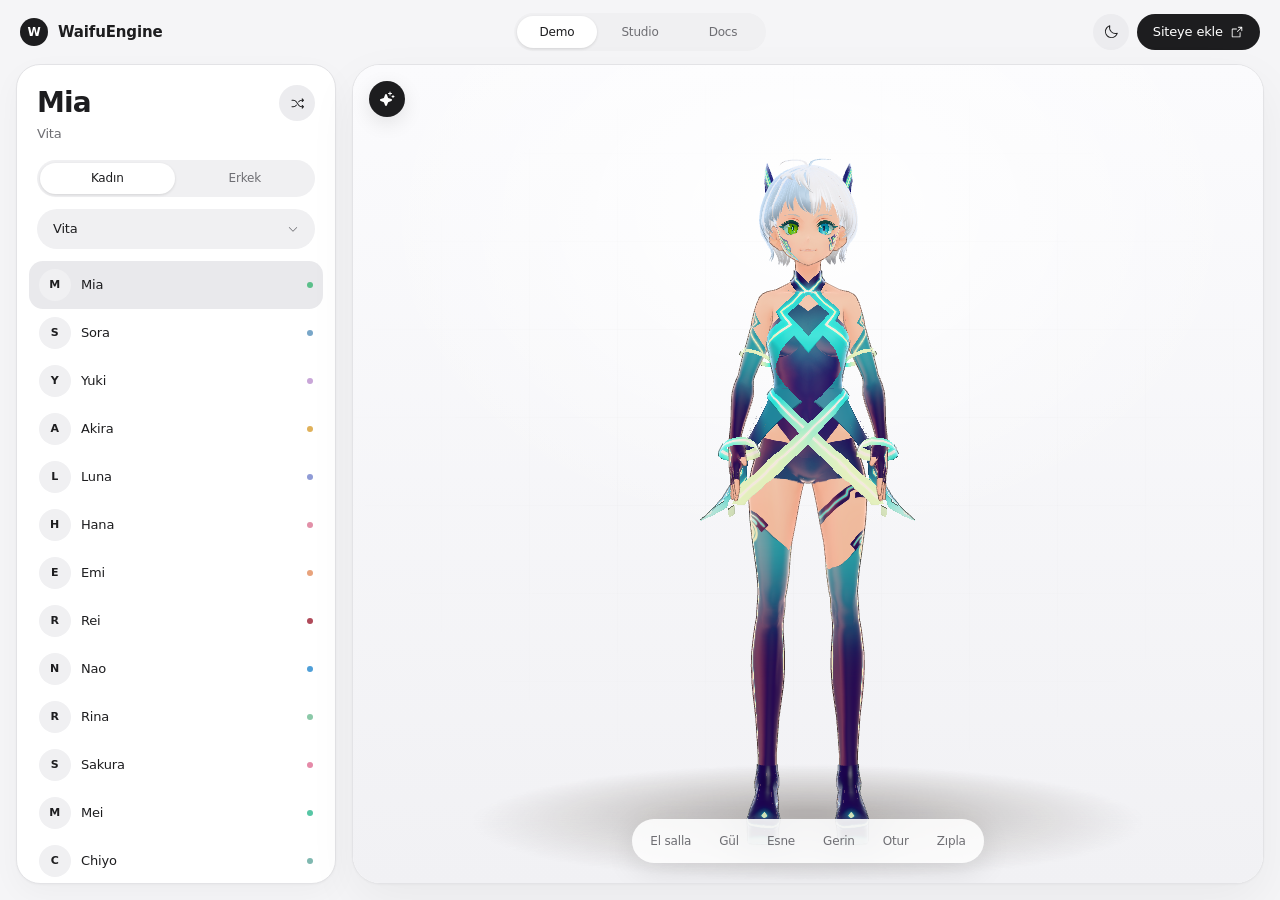
<file: index.html>
<!doctype html>
<html lang="tr">
  <head>
    <meta charset="UTF-8" />
    <link rel="icon" href="data:image/svg+xml,%3Csvg xmlns='http://www.w3.org/2000/svg' viewBox='0 0 64 64'%3E%3Crect width='64' height='64' rx='32' fill='%231d1d1f'/%3E%3Ctext x='32' y='43' font-family='system-ui' font-size='30' font-weight='600' fill='white' text-anchor='middle'%3EW%3C/text%3E%3C/svg%3E" />
    <meta name="viewport" content="width=device-width, initial-scale=1.0, viewport-fit=cover" />
    <meta name="theme-color" content="#f5f5f7" />
    <meta name="description" content="WaifuEngine — tek tıkla gömülen, tarayıcıda özelleştirilebilen 3D anime karakter motoru." />
    <title>WaifuEngine</title>
    <script>
      try {
        var theme = localStorage.getItem('waifu.theme');
        if (!theme) theme = matchMedia('(prefers-color-scheme: dark)').matches ? 'dark' : 'light';
        if (theme === 'dark') document.documentElement.classList.add('dark');
        var meta = document.querySelector('meta[name="theme-color"]');
        if (meta) meta.setAttribute('content', theme === 'dark' ? '#101012' : '#f5f5f7');
      } catch (error) {}
    </script>
    <script type="module" crossorigin src="/assets/main-De_W2Md5.js"></script>
    <link rel="modulepreload" crossorigin href="/assets/modulepreload-polyfill-B5Qt9EMX.js">
    <link rel="modulepreload" crossorigin href="/assets/WaifuStage-DqeSG8QC.js">
    <link rel="modulepreload" crossorigin href="/assets/theme-B0A8eHzX.js">
    <link rel="modulepreload" crossorigin href="/assets/useTheme-39Shbw03.js">
    <link rel="stylesheet" crossorigin href="/assets/theme-MHO6E56B.css">
  </head>
  <body>
    <div id="root"></div>
  </body>
</html>
</file>
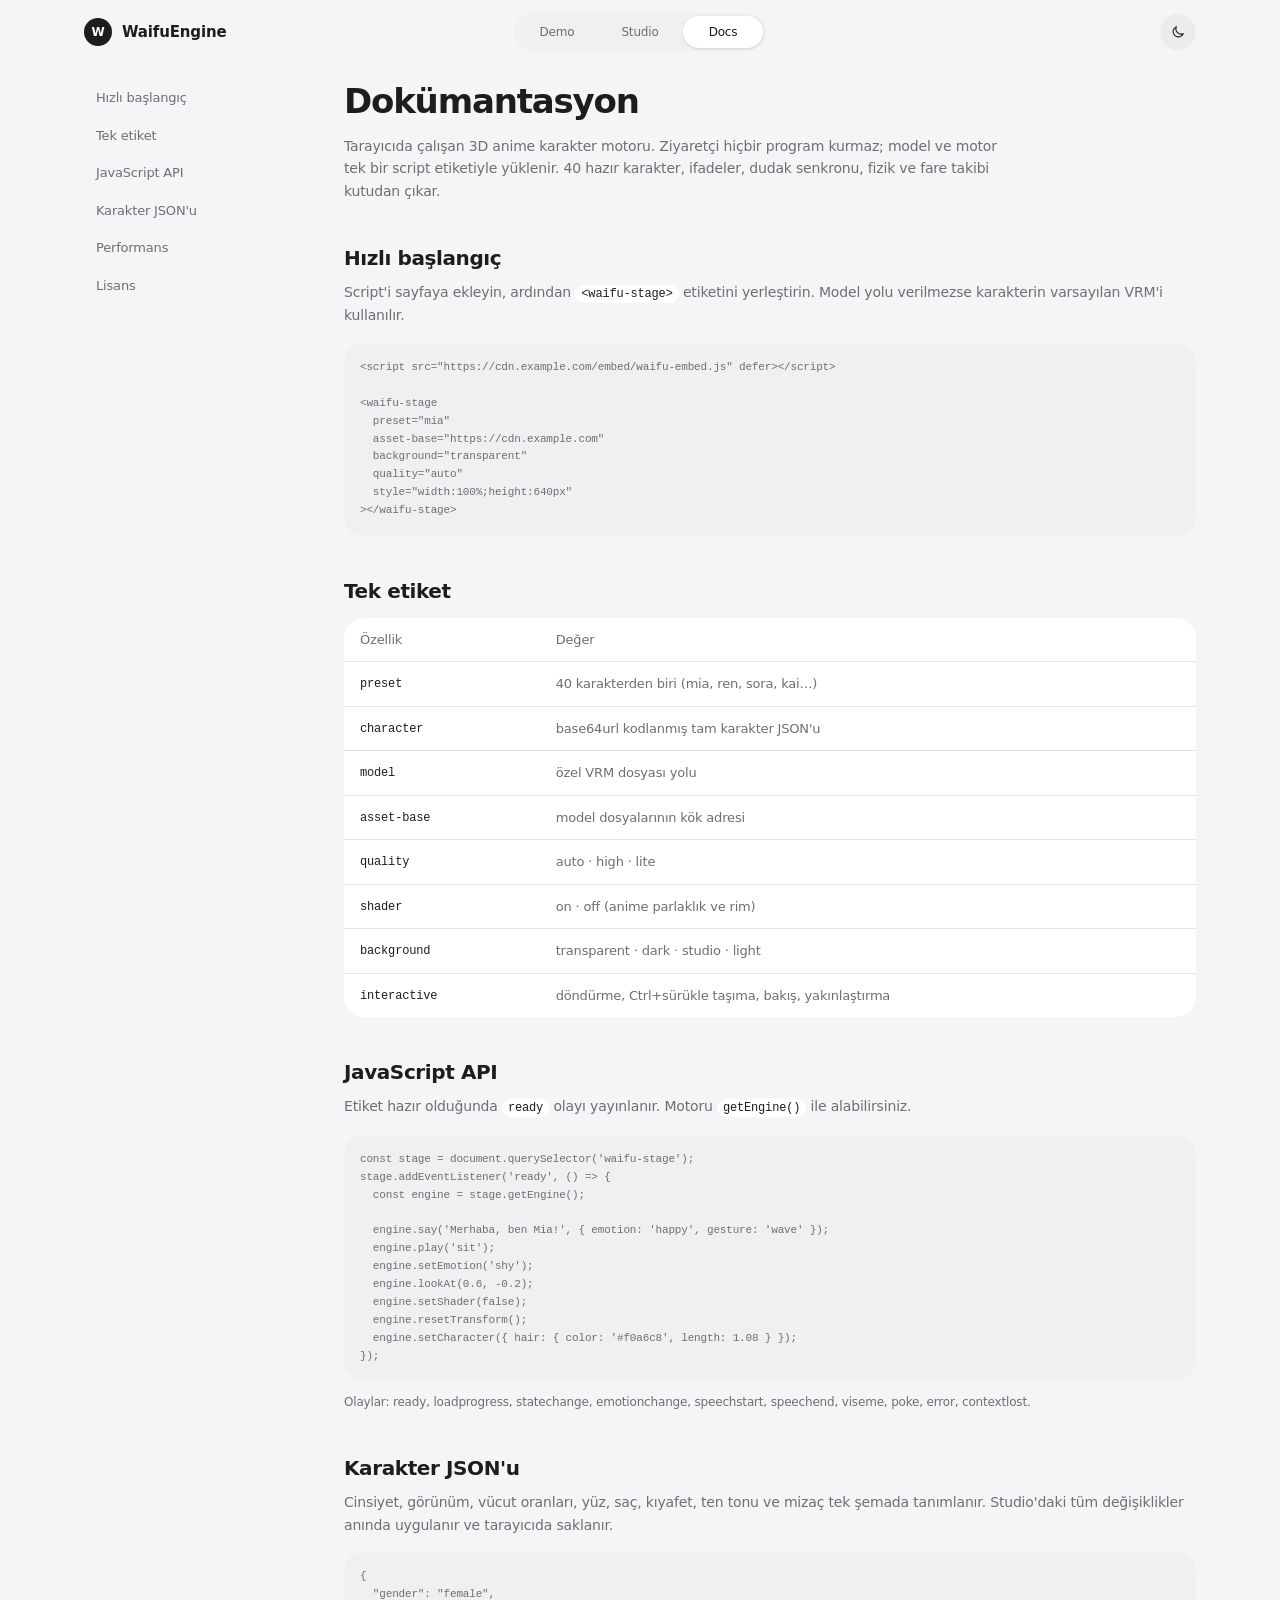
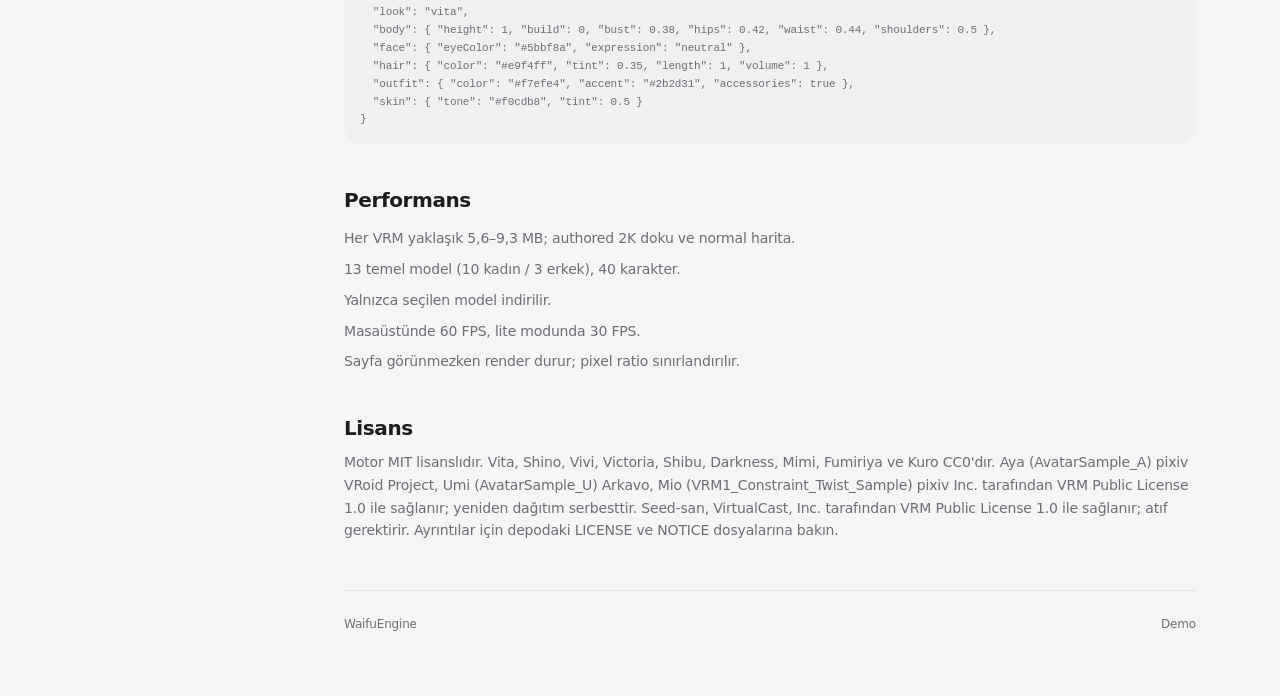
<file: docs.html>
<!doctype html>
<html lang="tr">
  <head>
    <meta charset="UTF-8" />
    <link rel="icon" href="data:image/svg+xml,%3Csvg xmlns='http://www.w3.org/2000/svg' viewBox='0 0 64 64'%3E%3Crect width='64' height='64' rx='32' fill='%231d1d1f'/%3E%3Ctext x='32' y='43' font-family='system-ui' font-size='30' font-weight='600' fill='white' text-anchor='middle'%3EW%3C/text%3E%3C/svg%3E" />
    <meta name="viewport" content="width=device-width, initial-scale=1.0, viewport-fit=cover" />
    <meta name="theme-color" content="#f5f5f7" />
    <meta name="description" content="WaifuEngine entegrasyon dokümantasyonu — tek etiket, VRM modelleri, olaylar ve API." />
    <title>Docs — WaifuEngine</title>
    <script>
      try {
        var theme = localStorage.getItem('waifu.theme');
        if (!theme) theme = matchMedia('(prefers-color-scheme: dark)').matches ? 'dark' : 'light';
        if (theme === 'dark') document.documentElement.classList.add('dark');
        var meta = document.querySelector('meta[name="theme-color"]');
        if (meta) meta.setAttribute('content', theme === 'dark' ? '#101012' : '#f5f5f7');
      } catch (error) {}
    </script>
    <script type="module" crossorigin src="/assets/docs-BZMBNIf9.js"></script>
    <link rel="modulepreload" crossorigin href="/assets/modulepreload-polyfill-B5Qt9EMX.js">
    <link rel="modulepreload" crossorigin href="/assets/theme-B0A8eHzX.js">
    <link rel="stylesheet" crossorigin href="/assets/theme-MHO6E56B.css">
  </head>
  <body class="docs-page min-h-dvh bg-background text-foreground antialiased">
    <header class="mx-auto flex h-16 max-w-6xl items-center justify-between px-5">
      <a href="/" class="flex items-center gap-2.5">
        <span class="grid size-7 place-items-center rounded-full bg-primary text-[12px] font-semibold text-primary-foreground">W</span>
        <span class="text-[15px] font-semibold tracking-[-0.01em]">WaifuEngine</span>
      </a>
      <nav class="absolute left-1/2 hidden w-[252px] -translate-x-1/2 md:block">
        <div class="segmented">
          <button type="button" onclick="location.href='/'">Demo</button>
          <button type="button" onclick="location.href='/studio.html'">Studio</button>
          <button type="button" data-active="true">Docs</button>
        </div>
      </nav>
      <button type="button" class="pill pill-secondary size-9" data-theme-toggle aria-label="Koyu tema">
        <svg class="theme-icon-sun" width="16" height="16" viewBox="0 0 24 24" fill="none" stroke="currentColor" stroke-width="1.7" stroke-linecap="round"><circle cx="12" cy="12" r="4"/><path d="M12 2v2M12 20v2M4.9 4.9l1.4 1.4M17.7 17.7l1.4 1.4M2 12h2M20 12h2M4.9 19.1l1.4-1.4M17.7 6.3l1.4-1.4"/></svg>
        <svg class="theme-icon-moon" width="16" height="16" viewBox="0 0 24 24" fill="none" stroke="currentColor" stroke-width="1.7" stroke-linejoin="round"><path d="M20 14.5A8 8 0 0 1 9.5 4a8 8 0 1 0 10.5 10.5Z"/></svg>
      </button>
    </header>

    <main class="mx-auto grid max-w-6xl gap-10 px-5 pb-16 pt-4 lg:grid-cols-[220px_minmax(0,1fr)]">
      <aside class="hidden lg:block">
        <nav class="sticky top-8 space-y-0.5 text-[13px] text-muted-foreground">
          <a class="block rounded-full px-3 py-2 hover:bg-card hover:text-foreground" href="#hizli">Hızlı başlangıç</a>
          <a class="block rounded-full px-3 py-2 hover:bg-card hover:text-foreground" href="#etiket">Tek etiket</a>
          <a class="block rounded-full px-3 py-2 hover:bg-card hover:text-foreground" href="#api">JavaScript API</a>
          <a class="block rounded-full px-3 py-2 hover:bg-card hover:text-foreground" href="#karakter">Karakter JSON'u</a>
          <a class="block rounded-full px-3 py-2 hover:bg-card hover:text-foreground" href="#performans">Performans</a>
          <a class="block rounded-full px-3 py-2 hover:bg-card hover:text-foreground" href="#lisans">Lisans</a>
        </nav>
      </aside>

      <div class="min-w-0">
        <h1 class="text-[34px] font-semibold leading-tight tracking-[-0.035em]">Dokümantasyon</h1>
        <p class="mt-3 max-w-2xl text-[14px] leading-relaxed text-muted-foreground">
          Tarayıcıda çalışan 3D anime karakter motoru. Ziyaretçi hiçbir program kurmaz; model ve motor
          tek bir script etiketiyle yüklenir. 40 hazır karakter, ifadeler, dudak senkronu, fizik ve fare takibi
          kutudan çıkar.
        </p>

        <section id="hizli" class="mt-10 scroll-mt-20">
          <h2 class="text-[20px] font-semibold tracking-[-0.02em]">Hızlı başlangıç</h2>
          <p class="mt-2 text-[14px] leading-relaxed text-muted-foreground">
            Script'i sayfaya ekleyin, ardından <code class="rounded-md bg-card px-1.5 py-0.5 text-[12px] text-foreground">&lt;waifu-stage&gt;</code>
            etiketini yerleştirin. Model yolu verilmezse karakterin varsayılan VRM'i kullanılır.
          </p>
          <pre class="mt-4 overflow-x-auto rounded-[20px] bg-muted p-4 text-[11px] leading-relaxed text-muted-foreground">&lt;script src="https://cdn.example.com/embed/waifu-embed.js" defer&gt;&lt;/script&gt;

&lt;waifu-stage
  preset="mia"
  asset-base="https://cdn.example.com"
  background="transparent"
  quality="auto"
  style="width:100%;height:640px"
&gt;&lt;/waifu-stage&gt;</pre>
        </section>

        <section id="etiket" class="mt-10 scroll-mt-20">
          <h2 class="text-[20px] font-semibold tracking-[-0.02em]">Tek etiket</h2>
          <div class="mt-3 overflow-hidden rounded-[20px] bg-card">
            <table class="w-full text-left text-[13px]">
              <thead class="text-muted-foreground">
                <tr class="border-b border-border"><th class="px-4 py-3 font-medium">Özellik</th><th class="px-4 py-3 font-medium">Değer</th></tr>
              </thead>
              <tbody class="divide-y divide-border">
                <tr><td class="px-4 py-3 font-mono text-[12px]">preset</td><td class="px-4 py-3 text-muted-foreground">40 karakterden biri (mia, ren, sora, kai…)</td></tr>
                <tr><td class="px-4 py-3 font-mono text-[12px]">character</td><td class="px-4 py-3 text-muted-foreground">base64url kodlanmış tam karakter JSON'u</td></tr>
                <tr><td class="px-4 py-3 font-mono text-[12px]">model</td><td class="px-4 py-3 text-muted-foreground">özel VRM dosyası yolu</td></tr>
                <tr><td class="px-4 py-3 font-mono text-[12px]">asset-base</td><td class="px-4 py-3 text-muted-foreground">model dosyalarının kök adresi</td></tr>
                <tr><td class="px-4 py-3 font-mono text-[12px]">quality</td><td class="px-4 py-3 text-muted-foreground">auto · high · lite</td></tr>
                <tr><td class="px-4 py-3 font-mono text-[12px]">shader</td><td class="px-4 py-3 text-muted-foreground">on · off (anime parlaklık ve rim)</td></tr>
                <tr><td class="px-4 py-3 font-mono text-[12px]">background</td><td class="px-4 py-3 text-muted-foreground">transparent · dark · studio · light</td></tr>
                <tr><td class="px-4 py-3 font-mono text-[12px]">interactive</td><td class="px-4 py-3 text-muted-foreground">döndürme, Ctrl+sürükle taşıma, bakış, yakınlaştırma</td></tr>
              </tbody>
            </table>
          </div>
        </section>

        <section id="api" class="mt-10 scroll-mt-20">
          <h2 class="text-[20px] font-semibold tracking-[-0.02em]">JavaScript API</h2>
          <p class="mt-2 text-[14px] leading-relaxed text-muted-foreground">
            Etiket hazır olduğunda <code class="rounded-md bg-card px-1.5 py-0.5 text-[12px] text-foreground">ready</code> olayı yayınlanır.
            Motoru <code class="rounded-md bg-card px-1.5 py-0.5 text-[12px] text-foreground">getEngine()</code> ile alabilirsiniz.
          </p>
          <pre class="mt-4 overflow-x-auto rounded-[20px] bg-muted p-4 text-[11px] leading-relaxed text-muted-foreground">const stage = document.querySelector('waifu-stage');
stage.addEventListener('ready', () => {
  const engine = stage.getEngine();

  engine.say('Merhaba, ben Mia!', { emotion: 'happy', gesture: 'wave' });
  engine.play('sit');
  engine.setEmotion('shy');
  engine.lookAt(0.6, -0.2);
  engine.setShader(false);
  engine.resetTransform();
  engine.setCharacter({ hair: { color: '#f0a6c8', length: 1.08 } });
});</pre>
          <p class="mt-3 text-[12px] leading-relaxed text-muted-foreground">
            Olaylar: ready, loadprogress, statechange, emotionchange, speechstart, speechend, viseme, poke, error, contextlost.
          </p>
        </section>

        <section id="karakter" class="mt-10 scroll-mt-20">
          <h2 class="text-[20px] font-semibold tracking-[-0.02em]">Karakter JSON'u</h2>
          <p class="mt-2 text-[14px] leading-relaxed text-muted-foreground">
            Cinsiyet, görünüm, vücut oranları, yüz, saç, kıyafet, ten tonu ve mizaç tek şemada tanımlanır.
            Studio'daki tüm değişiklikler anında uygulanır ve tarayıcıda saklanır.
          </p>
          <pre class="mt-4 overflow-x-auto rounded-[20px] bg-muted p-4 text-[11px] leading-relaxed text-muted-foreground">{
  "gender": "female",
  "look": "vita",
  "body": { "height": 1, "build": 0, "bust": 0.38, "hips": 0.42, "waist": 0.44, "shoulders": 0.5 },
  "face": { "eyeColor": "#5bbf8a", "expression": "neutral" },
  "hair": { "color": "#e9f4ff", "tint": 0.35, "length": 1, "volume": 1 },
  "outfit": { "color": "#f7efe4", "accent": "#2b2d31", "accessories": true },
  "skin": { "tone": "#f0cdb8", "tint": 0.5 }
}</pre>
        </section>

        <section id="performans" class="mt-10 scroll-mt-20">
          <h2 class="text-[20px] font-semibold tracking-[-0.02em]">Performans</h2>
          <ul class="mt-3 space-y-2 text-[14px] leading-relaxed text-muted-foreground">
            <li>Her VRM yaklaşık 5,6–9,3 MB; authored 2K doku ve normal harita.</li>
            <li>13 temel model (10 kadın / 3 erkek), 40 karakter.</li>
            <li>Yalnızca seçilen model indirilir.</li>
            <li>Masaüstünde 60 FPS, lite modunda 30 FPS.</li>
            <li>Sayfa görünmezken render durur; pixel ratio sınırlandırılır.</li>
          </ul>
        </section>

        <section id="lisans" class="mt-10 scroll-mt-20">
          <h2 class="text-[20px] font-semibold tracking-[-0.02em]">Lisans</h2>
          <p class="mt-2 text-[14px] leading-relaxed text-muted-foreground">
            Motor MIT lisanslıdır. Vita, Shino, Vivi, Victoria, Shibu, Darkness, Mimi, Fumiriya ve Kuro
            CC0'dır. Aya (AvatarSample_A) pixiv VRoid Project, Umi (AvatarSample_U) Arkavo, Mio
            (VRM1_Constraint_Twist_Sample) pixiv Inc. tarafından VRM Public License 1.0 ile sağlanır; yeniden
            dağıtım serbesttir. Seed-san, VirtualCast, Inc. tarafından VRM Public License 1.0 ile sağlanır;
            atıf gerektirir. Ayrıntılar için depodaki LICENSE ve NOTICE dosyalarına bakın.
          </p>
        </section>

        <footer class="mt-12 flex items-center justify-between border-t border-border pt-6 text-[12px] text-muted-foreground">
          <span>WaifuEngine</span>
          <a class="hover:text-foreground" href="/">Demo</a>
        </footer>
      </div>
    </main>
  </body>
</html>
</file>
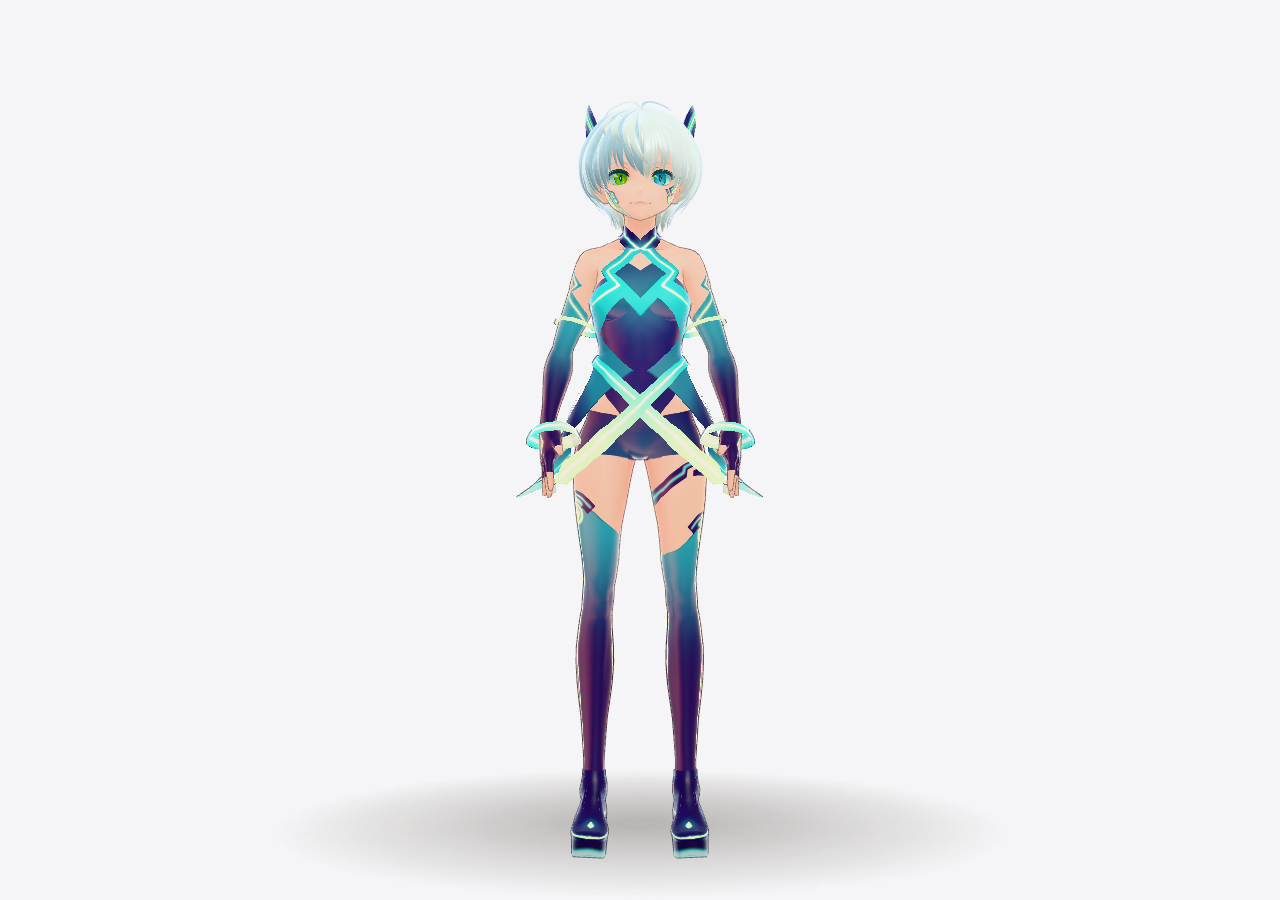
<file: preview.html>
<!doctype html>
<html lang="tr">
  <head>
    <meta charset="UTF-8" />
    <link rel="icon" href="data:image/svg+xml,%3Csvg xmlns='http://www.w3.org/2000/svg' viewBox='0 0 64 64'%3E%3Crect width='64' height='64' rx='32' fill='%231d1d1f'/%3E%3Ctext x='32' y='43' font-family='system-ui' font-size='30' font-weight='600' fill='white' text-anchor='middle'%3EW%3C/text%3E%3C/svg%3E" />
    <meta name="viewport" content="width=device-width, initial-scale=1.0" />
    <meta name="theme-color" content="#f5f5f7" />
    <title>Model Preview — WaifuEngine</title>
    <style>
      html, body { margin: 0; height: 100%; background: #f5f5f7; }
      waifu-stage { width: 100vw; height: 100vh; display: block; }
    </style>
    <script type="module" crossorigin src="/assets/preview-CPxx_dQv.js"></script>
    <link rel="modulepreload" crossorigin href="/assets/modulepreload-polyfill-B5Qt9EMX.js">
    <link rel="modulepreload" crossorigin href="/assets/WaifuStage-DqeSG8QC.js">
  </head>
  <body>
    <waifu-stage id="waifu"></waifu-stage>
  </body>
</html>
</file>
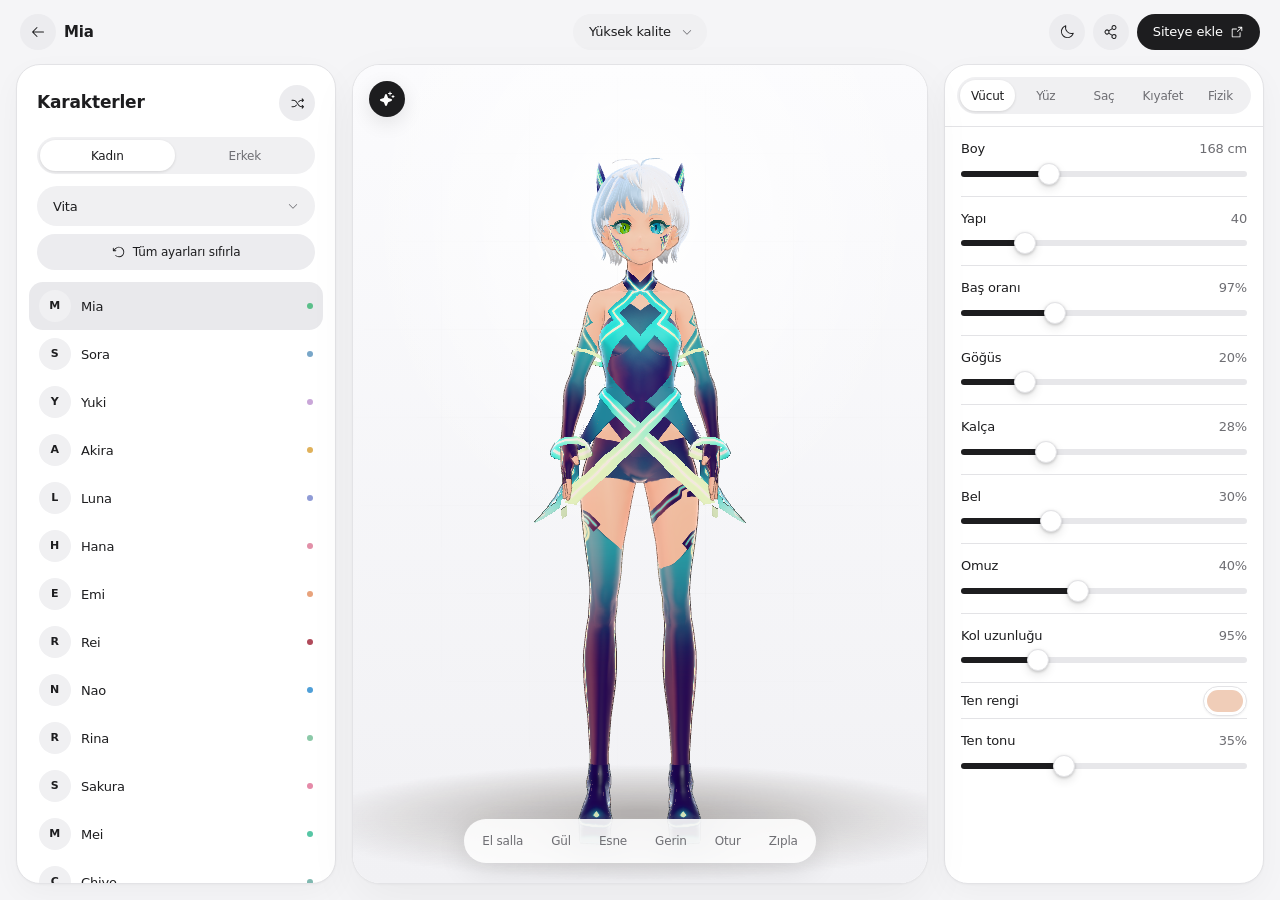
<file: studio.html>
<!doctype html>
<html lang="tr">
  <head>
    <meta charset="UTF-8" />
    <link rel="icon" href="data:image/svg+xml,%3Csvg xmlns='http://www.w3.org/2000/svg' viewBox='0 0 64 64'%3E%3Crect width='64' height='64' rx='32' fill='%231d1d1f'/%3E%3Ctext x='32' y='43' font-family='system-ui' font-size='30' font-weight='600' fill='white' text-anchor='middle'%3EW%3C/text%3E%3C/svg%3E" />
    <meta name="viewport" content="width=device-width, initial-scale=1.0, viewport-fit=cover" />
    <meta name="theme-color" content="#f5f5f7" />
    <meta name="description" content="WaifuEngine Karakter Studio — model, cinsiyet, oranlar, saç ve kıyafet." />
    <title>Studio — WaifuEngine</title>
    <script>
      try {
        var theme = localStorage.getItem('waifu.theme');
        if (!theme) theme = matchMedia('(prefers-color-scheme: dark)').matches ? 'dark' : 'light';
        if (theme === 'dark') document.documentElement.classList.add('dark');
        var meta = document.querySelector('meta[name="theme-color"]');
        if (meta) meta.setAttribute('content', theme === 'dark' ? '#101012' : '#f5f5f7');
      } catch (error) {}
    </script>
    <script type="module" crossorigin src="/assets/studio-C0fvhfcF.js"></script>
    <link rel="modulepreload" crossorigin href="/assets/modulepreload-polyfill-B5Qt9EMX.js">
    <link rel="modulepreload" crossorigin href="/assets/WaifuStage-DqeSG8QC.js">
    <link rel="modulepreload" crossorigin href="/assets/theme-B0A8eHzX.js">
    <link rel="modulepreload" crossorigin href="/assets/useTheme-39Shbw03.js">
    <link rel="stylesheet" crossorigin href="/assets/theme-MHO6E56B.css">
  </head>
  <body>
    <div id="root"></div>
  </body>
</html>
</file>
<file: assets/theme-MHO6E56B.css>
@layer properties{@supports (((-webkit-hyphens:none)) and (not (margin-trim:inline))) or ((-moz-orient:inline) and (not (color:rgb(from red r g b)))){*,:before,:after,::backdrop{--tw-translate-x:0;--tw-translate-y:0;--tw-translate-z:0;--tw-space-y-reverse:0;--tw-divide-y-reverse:0;--tw-border-style:solid;--tw-leading:initial;--tw-font-weight:initial;--tw-tracking:initial;--tw-ordinal:initial;--tw-slashed-zero:initial;--tw-numeric-figure:initial;--tw-numeric-spacing:initial;--tw-numeric-fraction:initial;--tw-shadow:0 0 #0000;--tw-shadow-color:initial;--tw-shadow-alpha:100%;--tw-inset-shadow:0 0 #0000;--tw-inset-shadow-color:initial;--tw-inset-shadow-alpha:100%;--tw-ring-color:initial;--tw-ring-shadow:0 0 #0000;--tw-inset-ring-color:initial;--tw-inset-ring-shadow:0 0 #0000;--tw-ring-inset:initial;--tw-ring-offset-width:0px;--tw-ring-offset-color:#fff;--tw-ring-offset-shadow:0 0 #0000;--tw-outline-style:solid;--tw-blur:initial;--tw-brightness:initial;--tw-contrast:initial;--tw-grayscale:initial;--tw-hue-rotate:initial;--tw-invert:initial;--tw-opacity:initial;--tw-saturate:initial;--tw-sepia:initial;--tw-drop-shadow:initial;--tw-drop-shadow-color:initial;--tw-drop-shadow-alpha:100%;--tw-drop-shadow-size:initial;--tw-backdrop-blur:initial;--tw-backdrop-brightness:initial;--tw-backdrop-contrast:initial;--tw-backdrop-grayscale:initial;--tw-backdrop-hue-rotate:initial;--tw-backdrop-invert:initial;--tw-backdrop-opacity:initial;--tw-backdrop-saturate:initial;--tw-backdrop-sepia:initial;--tw-ease:initial}}}@layer theme{:root,:host{--font-sans:-apple-system, BlinkMacSystemFont, "SF Pro Display", "SF Pro Text", "Inter", "Segoe UI", system-ui, sans-serif;--color-white:#fff;--spacing:.25rem;--container-md:28rem;--container-2xl:42rem;--container-6xl:72rem;--font-weight-medium:500;--font-weight-semibold:600;--leading-tight:1.25;--leading-relaxed:1.625;--ease-in-out:cubic-bezier(.4, 0, .2, 1);--blur-xl:24px;--default-transition-duration:.15s;--default-transition-timing-function:cubic-bezier(.4, 0, .2, 1);--default-font-family:-apple-system, BlinkMacSystemFont, "SF Pro Display", "SF Pro Text", "Inter", "Segoe UI", system-ui, sans-serif;--default-mono-font-family:ui-monospace, "SF Mono", "Cascadia Code", Menlo, monospace}}@layer base{*,:after,:before,::backdrop{box-sizing:border-box;border:0 solid;margin:0;padding:0}::file-selector-button{box-sizing:border-box;border:0 solid;margin:0;padding:0}html,:host{-webkit-text-size-adjust:100%;tab-size:4;line-height:1.5;font-family:var(--default-font-family,-apple-system, BlinkMacSystemFont, "Segoe UI", Roboto, "Helvetica Neue", "Noto Sans", Arial, sans-serif, "Apple Color Emoji", "Segoe UI Emoji", "Segoe UI Symbol", "Noto Color Emoji");font-feature-settings:var(--default-font-feature-settings,normal);font-variation-settings:var(--default-font-variation-settings,normal);-webkit-tap-highlight-color:transparent}hr{height:0;color:inherit;border-top-width:1px}abbr:where([title]){-webkit-text-decoration:underline dotted;text-decoration:underline dotted}h1,h2,h3,h4,h5,h6{font-size:inherit;font-weight:inherit}a{color:inherit;-webkit-text-decoration:inherit;text-decoration:inherit}b,strong{font-weight:bolder}code,kbd,samp,pre{font-family:var(--default-mono-font-family,ui-monospace, SFMono-Regular, Menlo, Monaco, Consolas, "Liberation Mono", "Courier New", monospace);font-feature-settings:var(--default-mono-font-feature-settings,normal);font-variation-settings:var(--default-mono-font-variation-settings,normal);font-size:1em}small{font-size:80%}sub,sup{vertical-align:baseline;font-size:75%;line-height:0;position:relative}sub{bottom:-.25em}sup{top:-.5em}table{text-indent:0;border-color:inherit;border-collapse:collapse}:-moz-focusring:where(:not(iframe)){outline:auto}progress{vertical-align:baseline}summary{display:list-item}ol,ul,menu{list-style:none}img,svg,video,canvas,audio,iframe,embed,object{vertical-align:middle;display:block}img,video{max-width:100%;height:auto}button,input,select,optgroup,textarea{font:inherit;font-feature-settings:inherit;font-variation-settings:inherit;letter-spacing:inherit;color:inherit;opacity:1;background-color:#0000;border-radius:0}::file-selector-button{font:inherit;font-feature-settings:inherit;font-variation-settings:inherit;letter-spacing:inherit;color:inherit;opacity:1;background-color:#0000;border-radius:0}:where(select:is([multiple],[size])) optgroup{font-weight:bolder}:where(select:is([multiple],[size])) optgroup option{padding-inline-start:20px}::file-selector-button{margin-inline-end:4px}::placeholder{opacity:1}@supports (not ((-webkit-appearance:-apple-pay-button))) or (contain-intrinsic-size:1px){::placeholder{color:currentColor}@supports (color:color-mix(in lab,red,red)){::placeholder{color:color-mix(in oklab,currentcolor 50%,transparent)}}}textarea{resize:vertical}::-webkit-search-decoration{-webkit-appearance:none}::-webkit-date-and-time-value{min-height:1lh;text-align:inherit}::-webkit-datetime-edit{display:inline-flex}::-webkit-datetime-edit-fields-wrapper{padding:0}::-webkit-datetime-edit{padding-block:0}::-webkit-datetime-edit-year-field{padding-block:0}::-webkit-datetime-edit-month-field{padding-block:0}::-webkit-datetime-edit-day-field{padding-block:0}::-webkit-datetime-edit-hour-field{padding-block:0}::-webkit-datetime-edit-minute-field{padding-block:0}::-webkit-datetime-edit-second-field{padding-block:0}::-webkit-datetime-edit-millisecond-field{padding-block:0}::-webkit-datetime-edit-meridiem-field{padding-block:0}::-webkit-calendar-picker-indicator{line-height:1}:-moz-ui-invalid{box-shadow:none}button,input:where([type=button],[type=reset],[type=submit]){appearance:button}::file-selector-button{appearance:button}::-webkit-inner-spin-button{height:auto}::-webkit-outer-spin-button{height:auto}[hidden]:where(:not([hidden=until-found])){display:none!important}*{border-color:var(--border)}html,body,#root{height:100%}body{background:var(--background);color:var(--foreground);font-family:var(--font-sans);font-feature-settings:"cv11","ss01";letter-spacing:-.011em;-webkit-font-smoothing:antialiased;margin:0;transition:background-color .22s,color .22s;overflow:hidden}body.docs-page{overflow-y:auto}button,select,input{font:inherit}::selection{background:var(--selection);color:var(--foreground)}*{scrollbar-width:thin;scrollbar-color:var(--scrollbar) transparent}::-webkit-scrollbar{width:6px;height:6px}::-webkit-scrollbar-thumb{background:var(--scrollbar);border-radius:999px}::-webkit-scrollbar-track{background:0 0}}@layer components;@layer utilities{.pointer-events-auto{pointer-events:auto}.pointer-events-none{pointer-events:none}.visible{visibility:visible}.absolute{position:absolute}.fixed{position:fixed}.relative{position:relative}.static{position:static}.sticky{position:sticky}.inset-0{inset:0}.inset-x-0{inset-inline:0}.top-1\/2{top:50%}.top-4{top:calc(var(--spacing) * 4)}.top-8{top:calc(var(--spacing) * 8)}.top-\[2px\]{top:2px}.right-3\.5{right:calc(var(--spacing) * 3.5)}.right-4{right:calc(var(--spacing) * 4)}.bottom-0{bottom:0}.bottom-6{bottom:calc(var(--spacing) * 6)}.left-1\/2{left:50%}.left-4{left:calc(var(--spacing) * 4)}.z-10{z-index:10}.z-20{z-index:20}.z-50{z-index:50}.container{width:100%}@media(min-width:40rem){.container{max-width:40rem}}@media(min-width:48rem){.container{max-width:48rem}}@media(min-width:64rem){.container{max-width:64rem}}@media(min-width:80rem){.container{max-width:80rem}}@media(min-width:96rem){.container{max-width:96rem}}.mx-auto{margin-inline:auto}.mt-1{margin-top:var(--spacing)}.mt-2{margin-top:calc(var(--spacing) * 2)}.mt-3{margin-top:calc(var(--spacing) * 3)}.mt-4{margin-top:calc(var(--spacing) * 4)}.mt-10{margin-top:calc(var(--spacing) * 10)}.mt-12{margin-top:calc(var(--spacing) * 12)}.mb-3{margin-bottom:calc(var(--spacing) * 3)}.mb-4{margin-bottom:calc(var(--spacing) * 4)}.block{display:block}.flex{display:flex}.grid{display:grid}.hidden{display:none}.size-1\.5{width:calc(var(--spacing) * 1.5);height:calc(var(--spacing) * 1.5)}.size-7{width:calc(var(--spacing) * 7);height:calc(var(--spacing) * 7)}.size-8{width:calc(var(--spacing) * 8);height:calc(var(--spacing) * 8)}.size-9{width:calc(var(--spacing) * 9);height:calc(var(--spacing) * 9)}.size-\[26px\]{width:26px;height:26px}.h-8{height:calc(var(--spacing) * 8)}.h-9{height:calc(var(--spacing) * 9)}.h-10{height:calc(var(--spacing) * 10)}.h-16{height:calc(var(--spacing) * 16)}.h-\[30px\]{height:30px}.h-\[58vh\]{height:58vh}.h-dvh{height:100dvh}.h-full{height:100%}.max-h-64{max-height:calc(var(--spacing) * 64)}.max-h-\[50vh\]{max-height:50vh}.max-h-\[52vh\]{max-height:52vh}.min-h-0{min-height:0}.min-h-\[420px\]{min-height:420px}.min-h-dvh{min-height:100dvh}.w-\[50px\]{width:50px}.w-\[252px\]{width:252px}.w-full{width:100%}.max-w-2xl{max-width:var(--container-2xl)}.max-w-6xl{max-width:var(--container-6xl)}.max-w-full{max-width:100%}.max-w-md{max-width:var(--container-md)}.min-w-0{min-width:0}.flex-1{flex:1}.shrink-0{flex-shrink:0}.-translate-x-1\/2{--tw-translate-x: -50% ;translate:var(--tw-translate-x) var(--tw-translate-y)}.translate-x-\[2px\]{--tw-translate-x:2px;translate:var(--tw-translate-x) var(--tw-translate-y)}.translate-x-\[22px\]{--tw-translate-x:22px;translate:var(--tw-translate-x) var(--tw-translate-y)}.-translate-y-1\/2{--tw-translate-y: -50% ;translate:var(--tw-translate-x) var(--tw-translate-y)}.scroll-mt-20{scroll-margin-top:calc(var(--spacing) * 20)}.appearance-none{appearance:none}.grid-cols-1{grid-template-columns:repeat(1,minmax(0,1fr))}.grid-cols-2{grid-template-columns:repeat(2,minmax(0,1fr))}.flex-col{flex-direction:column}.place-items-center{place-items:center}.items-center{align-items:center}.items-start{align-items:flex-start}.justify-between{justify-content:space-between}.justify-center{justify-content:center}.gap-1{gap:var(--spacing)}.gap-2{gap:calc(var(--spacing) * 2)}.gap-2\.5{gap:calc(var(--spacing) * 2.5)}.gap-3{gap:calc(var(--spacing) * 3)}.gap-4{gap:calc(var(--spacing) * 4)}.gap-10{gap:calc(var(--spacing) * 10)}:where(.space-y-0\.5>:not(:last-child)){--tw-space-y-reverse:0;margin-block-start:calc(calc(var(--spacing) * .5) * var(--tw-space-y-reverse));margin-block-end:calc(calc(var(--spacing) * .5) * calc(1 - var(--tw-space-y-reverse)))}:where(.space-y-2>:not(:last-child)){--tw-space-y-reverse:0;margin-block-start:calc(calc(var(--spacing) * 2) * var(--tw-space-y-reverse));margin-block-end:calc(calc(var(--spacing) * 2) * calc(1 - var(--tw-space-y-reverse)))}:where(.divide-y>:not(:last-child)){--tw-divide-y-reverse:0;border-bottom-style:var(--tw-border-style);border-top-style:var(--tw-border-style);border-top-width:calc(1px * var(--tw-divide-y-reverse));border-bottom-width:calc(1px * calc(1 - var(--tw-divide-y-reverse)))}:where(.divide-border>:not(:last-child)){border-color:var(--border)}.truncate{text-overflow:ellipsis;white-space:nowrap;overflow:hidden}.overflow-auto{overflow:auto}.overflow-hidden{overflow:hidden}.overflow-x-auto{overflow-x:auto}.overflow-y-auto{overflow-y:auto}.rounded-2xl{border-radius:calc(var(--radius) + 8px)}.rounded-\[20px\]{border-radius:20px}.rounded-full{border-radius:3.40282e38px}.rounded-md{border-radius:calc(var(--radius) - 4px)}.border-t{border-top-style:var(--tw-border-style);border-top-width:1px}.border-b{border-bottom-style:var(--tw-border-style);border-bottom-width:1px}.border-border{border-color:var(--border)}.bg-\[\#34c759\]{background-color:#34c759}.bg-background{background-color:var(--background)}.bg-card,.bg-card\/85{background-color:var(--card)}@supports (color:color-mix(in lab,red,red)){.bg-card\/85{background-color:color-mix(in oklab,var(--card) 85%,transparent)}}.bg-muted{background-color:var(--muted)}.bg-primary{background-color:var(--primary)}.bg-white{background-color:var(--color-white)}.p-1\.5{padding:calc(var(--spacing) * 1.5)}.p-3{padding:calc(var(--spacing) * 3)}.p-4{padding:calc(var(--spacing) * 4)}.p-5{padding:calc(var(--spacing) * 5)}.px-1\.5{padding-inline:calc(var(--spacing) * 1.5)}.px-3{padding-inline:calc(var(--spacing) * 3)}.px-4{padding-inline:calc(var(--spacing) * 4)}.px-5{padding-inline:calc(var(--spacing) * 5)}.py-0\.5{padding-block:calc(var(--spacing) * .5)}.py-2{padding-block:calc(var(--spacing) * 2)}.py-3{padding-block:calc(var(--spacing) * 3)}.pt-4{padding-top:calc(var(--spacing) * 4)}.pt-6{padding-top:calc(var(--spacing) * 6)}.pr-1{padding-right:var(--spacing)}.pr-9{padding-right:calc(var(--spacing) * 9)}.pr-10{padding-right:calc(var(--spacing) * 10)}.pb-3{padding-bottom:calc(var(--spacing) * 3)}.pb-4{padding-bottom:calc(var(--spacing) * 4)}.pb-5{padding-bottom:calc(var(--spacing) * 5)}.pb-16{padding-bottom:calc(var(--spacing) * 16)}.pl-4{padding-left:calc(var(--spacing) * 4)}.text-left{text-align:left}.font-mono{font-family:ui-monospace,SF Mono,Cascadia Code,Menlo,monospace}.text-\[11px\]{font-size:11px}.text-\[12px\]{font-size:12px}.text-\[13px\]{font-size:13px}.text-\[14px\]{font-size:14px}.text-\[15px\]{font-size:15px}.text-\[17px\]{font-size:17px}.text-\[20px\]{font-size:20px}.text-\[28px\]{font-size:28px}.text-\[34px\]{font-size:34px}.leading-relaxed{--tw-leading:var(--leading-relaxed);line-height:var(--leading-relaxed)}.leading-tight{--tw-leading:var(--leading-tight);line-height:var(--leading-tight)}.font-medium{--tw-font-weight:var(--font-weight-medium);font-weight:var(--font-weight-medium)}.font-semibold{--tw-font-weight:var(--font-weight-semibold);font-weight:var(--font-weight-semibold)}.tracking-\[-0\.01em\]{--tw-tracking:-.01em;letter-spacing:-.01em}.tracking-\[-0\.02em\]{--tw-tracking:-.02em;letter-spacing:-.02em}.tracking-\[-0\.03em\]{--tw-tracking:-.03em;letter-spacing:-.03em}.tracking-\[-0\.035em\]{--tw-tracking:-.035em;letter-spacing:-.035em}.text-foreground{color:var(--foreground)}.text-muted-foreground{color:var(--muted-foreground)}.text-primary-foreground{color:var(--primary-foreground)}.tabular-nums{--tw-numeric-spacing:tabular-nums;font-variant-numeric:var(--tw-ordinal,) var(--tw-slashed-zero,) var(--tw-numeric-figure,) var(--tw-numeric-spacing,) var(--tw-numeric-fraction,)}.antialiased{-webkit-font-smoothing:antialiased;-moz-osx-font-smoothing:grayscale}.shadow{--tw-shadow:0 1px 3px 0 var(--tw-shadow-color,#0000001a), 0 1px 2px -1px var(--tw-shadow-color,#0000001a);box-shadow:var(--tw-inset-shadow),var(--tw-inset-ring-shadow),var(--tw-ring-offset-shadow),var(--tw-ring-shadow),var(--tw-shadow)}.shadow-\[0_3px_8px_rgba\(0\,0\,0\,0\.15\)\]{--tw-shadow:0 3px 8px var(--tw-shadow-color,#00000026);box-shadow:var(--tw-inset-shadow),var(--tw-inset-ring-shadow),var(--tw-ring-offset-shadow),var(--tw-ring-shadow),var(--tw-shadow)}.shadow-\[0_6px_20px_rgba\(0\,0\,0\,0\.10\)\]{--tw-shadow:0 6px 20px var(--tw-shadow-color,#0000001a);box-shadow:var(--tw-inset-shadow),var(--tw-inset-ring-shadow),var(--tw-ring-offset-shadow),var(--tw-ring-shadow),var(--tw-shadow)}.shadow-\[0_8px_30px_rgba\(0\,0\,0\,0\.10\)\]{--tw-shadow:0 8px 30px var(--tw-shadow-color,#0000001a);box-shadow:var(--tw-inset-shadow),var(--tw-inset-ring-shadow),var(--tw-ring-offset-shadow),var(--tw-ring-shadow),var(--tw-shadow)}.shadow-xl{--tw-shadow:0 20px 25px -5px var(--tw-shadow-color,#0000001a), 0 8px 10px -6px var(--tw-shadow-color,#0000001a);box-shadow:var(--tw-inset-shadow),var(--tw-inset-ring-shadow),var(--tw-ring-offset-shadow),var(--tw-ring-shadow),var(--tw-shadow)}.outline{outline-style:var(--tw-outline-style);outline-width:1px}.filter{filter:var(--tw-blur,) var(--tw-brightness,) var(--tw-contrast,) var(--tw-grayscale,) var(--tw-hue-rotate,) var(--tw-invert,) var(--tw-saturate,) var(--tw-sepia,) var(--tw-drop-shadow,)}.backdrop-blur-xl{--tw-backdrop-blur:blur(var(--blur-xl));-webkit-backdrop-filter:var(--tw-backdrop-blur,) var(--tw-backdrop-brightness,) var(--tw-backdrop-contrast,) var(--tw-backdrop-grayscale,) var(--tw-backdrop-hue-rotate,) var(--tw-backdrop-invert,) var(--tw-backdrop-opacity,) var(--tw-backdrop-saturate,) var(--tw-backdrop-sepia,);backdrop-filter:var(--tw-backdrop-blur,) var(--tw-backdrop-brightness,) var(--tw-backdrop-contrast,) var(--tw-backdrop-grayscale,) var(--tw-backdrop-hue-rotate,) var(--tw-backdrop-invert,) var(--tw-backdrop-opacity,) var(--tw-backdrop-saturate,) var(--tw-backdrop-sepia,)}.transition{transition-property:color,background-color,border-color,outline-color,text-decoration-color,fill,stroke,--tw-gradient-from,--tw-gradient-via,--tw-gradient-to,opacity,box-shadow,transform,translate,scale,rotate,filter,-webkit-backdrop-filter,backdrop-filter,display,content-visibility,overlay,pointer-events;transition-timing-function:var(--tw-ease,var(--default-transition-timing-function));transition-duration:var(--tw-duration,var(--default-transition-duration))}.transition-colors{transition-property:color,background-color,border-color,outline-color,text-decoration-color,fill,stroke,--tw-gradient-from,--tw-gradient-via,--tw-gradient-to;transition-timing-function:var(--tw-ease,var(--default-transition-timing-function));transition-duration:var(--tw-duration,var(--default-transition-duration))}.transition-transform{transition-property:transform,translate,scale,rotate;transition-timing-function:var(--tw-ease,var(--default-transition-timing-function));transition-duration:var(--tw-duration,var(--default-transition-duration))}.ease-in-out{--tw-ease:var(--ease-in-out);transition-timing-function:var(--ease-in-out)}.outline-none{--tw-outline-style:none;outline-style:none}.last\:border-0:last-child{border-style:var(--tw-border-style);border-width:0}@media(hover:hover){.hover\:bg-card:hover{background-color:var(--card)}.hover\:text-foreground:hover{color:var(--foreground)}}@media(min-width:40rem){.sm\:block{display:block}.sm\:inline{display:inline}.sm\:px-4{padding-inline:calc(var(--spacing) * 4)}}@media(min-width:48rem){.md\:block{display:block}}@media(min-width:64rem){.lg\:block{display:block}.lg\:hidden{display:none}.lg\:h-auto{height:auto}.lg\:grid-cols-\[220px_minmax\(0\,1fr\)\]{grid-template-columns:220px minmax(0,1fr)}.lg\:grid-cols-\[320px_minmax\(0\,1fr\)\]{grid-template-columns:320px minmax(0,1fr)}.lg\:grid-cols-\[320px_minmax\(0\,1fr\)_320px\]{grid-template-columns:320px minmax(0,1fr) 320px}.lg\:overflow-hidden{overflow:hidden}}}:root{--background:#f5f5f7;--foreground:#1d1d1f;--card:#fff;--card-foreground:#1d1d1f;--popover:#fff;--popover-foreground:#1d1d1f;--primary:#1d1d1f;--primary-foreground:#fff;--secondary:#ececef;--secondary-foreground:#1d1d1f;--muted:#f0f0f2;--muted-foreground:#6e6e73;--accent:#e9e9ec;--accent-foreground:#1d1d1f;--destructive:#ff3b30;--destructive-foreground:#fff;--border:#e3e3e6;--input:#e3e3e6;--ring:#1d1d1f;--radius:1.25rem;--track:#e7e7ea;--thumb:#fff;--glass:#ffffffd9;--stage-glow:#fffffff2;--stage-top:#fbfbfd;--stage-bottom:#f1f1f4;--grid-line:#00000007;--scrollbar:#00000029;--selection:#1d1d1f24;--shadow-card:0 1px 2px #00000008, 0 18px 50px #0000000d;--shadow-panel:0 1px 2px #00000008, 0 10px 30px #00000009;--shadow-pill:0 1px 3px #0000001f}html.dark{color-scheme:dark;--background:#101012;--foreground:#f2f2f4;--card:#18181b;--card-foreground:#f2f2f4;--popover:#1c1c20;--popover-foreground:#f2f2f4;--primary:#f2f2f4;--primary-foreground:#141416;--secondary:#26262b;--secondary-foreground:#f2f2f4;--muted:#1f1f23;--muted-foreground:#9b9ba3;--accent:#2b2b31;--accent-foreground:#f2f2f4;--border:#2f2f36;--input:#2f2f36;--ring:#f2f2f4;--track:#35353c;--thumb:#f5f5f7;--glass:#18181bd1;--stage-glow:#ffffff1c;--stage-top:#1c1c20;--stage-bottom:#0f0f11;--grid-line:#ffffff0d;--scrollbar:#fff3;--selection:#fff3;--shadow-card:0 1px 2px #0006, 0 22px 60px #00000073;--shadow-panel:0 1px 2px #00000059, 0 14px 34px #00000059;--shadow-pill:0 1px 3px #0000008c}waifu-stage{width:100%;height:100%;display:block}.stage-bg{background:radial-gradient(70% 58% at 50% 18%,var(--stage-glow) 0%,#fff0 70%),linear-gradient(180deg,var(--stage-top) 0%,var(--stage-bottom) 100%)}.stage-grid{background-image:linear-gradient(to right,var(--grid-line) 1px,transparent 1px),linear-gradient(to bottom,var(--grid-line) 1px,transparent 1px);pointer-events:none;background-size:88px 88px;-webkit-mask-image:radial-gradient(68% 58% at 50% 44%,#000000b3,#0000 82%);mask-image:radial-gradient(68% 58% at 50% 44%,#000000b3,#0000 82%)}.panel-scroll{scrollbar-width:thin}.hairline{background:linear-gradient(90deg,#0000,#00000014,#0000)}input[type=range]{appearance:none;background:var(--track);cursor:pointer;border-radius:999px;outline:none;width:100%;height:6px}input[type=range]::-webkit-slider-thumb{appearance:none;background:var(--thumb);border:.5px solid var(--border);border-radius:50%;width:22px;height:22px;box-shadow:0 1px 3px #0000002e,0 4px 10px #0000001a}input[type=range]::-moz-range-thumb{background:var(--thumb);border:.5px solid var(--border);border-radius:50%;width:22px;height:22px;box-shadow:0 1px 3px #0000002e,0 4px 10px #0000001a}input[type=color]{border:.5px solid var(--border);background:var(--card);cursor:pointer;border-radius:999px;width:44px;height:30px;padding:3px;box-shadow:0 1px 2px #0000000f}input[type=color]::-webkit-color-swatch-wrapper{padding:0}input[type=color]::-webkit-color-swatch{border:0;border-radius:999px}.cupertino-card{background:var(--card);border:.5px solid var(--border);box-shadow:var(--shadow-card);border-radius:28px}.cupertino-panel{background:var(--card);border:.5px solid var(--border);box-shadow:var(--shadow-panel);border-radius:24px}.pill{white-space:nowrap;border-radius:999px;justify-content:center;align-items:center;gap:.45rem;font-weight:500;transition:background .16s,color .16s,box-shadow .16s,transform .16s;display:inline-flex}.pill:active{transform:scale(.97)}.pill-primary{background:var(--primary);color:var(--primary-foreground)}.pill-primary:hover{background:var(--primary);opacity:.88}.pill-secondary{background:var(--secondary);color:var(--secondary-foreground)}.pill-secondary:hover{background:var(--accent)}.pill-ghost{color:var(--muted-foreground)}.pill-ghost:hover{background:var(--muted);color:var(--foreground)}.segmented{background:var(--muted);border-radius:999px;gap:3px;padding:3px;display:flex}.segmented>button{min-width:0;color:var(--muted-foreground);border-radius:999px;flex:1 1 0;padding:.42rem .5rem;font-size:12px;font-weight:500;transition:background .16s,color .16s,box-shadow .16s}.segmented>button[data-active=true]{background:var(--card);color:var(--foreground);box-shadow:var(--shadow-pill)}.roster-row{text-align:left;border-radius:14px;align-items:center;gap:.65rem;width:100%;padding:.5rem .6rem;transition:background .15s;display:flex}.roster-row:hover{background:var(--muted)}.roster-row[data-active=true]{background:var(--accent)}.control-row{justify-content:space-between;align-items:center;gap:1rem;min-height:2.25rem;display:flex}.modal-backdrop{z-index:60;-webkit-backdrop-filter:blur(8px);backdrop-filter:blur(8px);background:#0000002e;place-items:center;padding:1rem;display:grid;position:fixed;inset:0}.theme-icon-sun{display:none}.dark .theme-icon-sun{display:block}.dark .theme-icon-moon{display:none}.text-balance{text-wrap:balance}@keyframes rise-in{0%{opacity:0;transform:translateY(10px)}to{opacity:1;transform:none}}.rise-in{animation:.5s cubic-bezier(.22,1,.36,1) both rise-in}@media(prefers-reduced-motion:reduce){*,:before,:after{transition-duration:.001ms!important;animation-duration:.001ms!important;animation-iteration-count:1!important}}@property --tw-translate-x{syntax:"*";inherits:false;initial-value:0}@property --tw-translate-y{syntax:"*";inherits:false;initial-value:0}@property --tw-translate-z{syntax:"*";inherits:false;initial-value:0}@property --tw-space-y-reverse{syntax:"*";inherits:false;initial-value:0}@property --tw-divide-y-reverse{syntax:"*";inherits:false;initial-value:0}@property --tw-border-style{syntax:"*";inherits:false;initial-value:solid}@property --tw-leading{syntax:"*";inherits:false}@property --tw-font-weight{syntax:"*";inherits:false}@property --tw-tracking{syntax:"*";inherits:false}@property --tw-ordinal{syntax:"*";inherits:false}@property --tw-slashed-zero{syntax:"*";inherits:false}@property --tw-numeric-figure{syntax:"*";inherits:false}@property --tw-numeric-spacing{syntax:"*";inherits:false}@property --tw-numeric-fraction{syntax:"*";inherits:false}@property --tw-shadow{syntax:"*";inherits:false;initial-value:0 0 #0000}@property --tw-shadow-color{syntax:"*";inherits:false}@property --tw-shadow-alpha{syntax:"<percentage>";inherits:false;initial-value:100%}@property --tw-inset-shadow{syntax:"*";inherits:false;initial-value:0 0 #0000}@property --tw-inset-shadow-color{syntax:"*";inherits:false}@property --tw-inset-shadow-alpha{syntax:"<percentage>";inherits:false;initial-value:100%}@property --tw-ring-color{syntax:"*";inherits:false}@property --tw-ring-shadow{syntax:"*";inherits:false;initial-value:0 0 #0000}@property --tw-inset-ring-color{syntax:"*";inherits:false}@property --tw-inset-ring-shadow{syntax:"*";inherits:false;initial-value:0 0 #0000}@property --tw-ring-inset{syntax:"*";inherits:false}@property --tw-ring-offset-width{syntax:"<length>";inherits:false;initial-value:0}@property --tw-ring-offset-color{syntax:"*";inherits:false;initial-value:#fff}@property --tw-ring-offset-shadow{syntax:"*";inherits:false;initial-value:0 0 #0000}@property --tw-outline-style{syntax:"*";inherits:false;initial-value:solid}@property --tw-blur{syntax:"*";inherits:false}@property --tw-brightness{syntax:"*";inherits:false}@property --tw-contrast{syntax:"*";inherits:false}@property --tw-grayscale{syntax:"*";inherits:false}@property --tw-hue-rotate{syntax:"*";inherits:false}@property --tw-invert{syntax:"*";inherits:false}@property --tw-opacity{syntax:"*";inherits:false}@property --tw-saturate{syntax:"*";inherits:false}@property --tw-sepia{syntax:"*";inherits:false}@property --tw-drop-shadow{syntax:"*";inherits:false}@property --tw-drop-shadow-color{syntax:"*";inherits:false}@property --tw-drop-shadow-alpha{syntax:"<percentage>";inherits:false;initial-value:100%}@property --tw-drop-shadow-size{syntax:"*";inherits:false}@property --tw-backdrop-blur{syntax:"*";inherits:false}@property --tw-backdrop-brightness{syntax:"*";inherits:false}@property --tw-backdrop-contrast{syntax:"*";inherits:false}@property --tw-backdrop-grayscale{syntax:"*";inherits:false}@property --tw-backdrop-hue-rotate{syntax:"*";inherits:false}@property --tw-backdrop-invert{syntax:"*";inherits:false}@property --tw-backdrop-opacity{syntax:"*";inherits:false}@property --tw-backdrop-saturate{syntax:"*";inherits:false}@property --tw-backdrop-sepia{syntax:"*";inherits:false}@property --tw-ease{syntax:"*";inherits:false}
</file>
